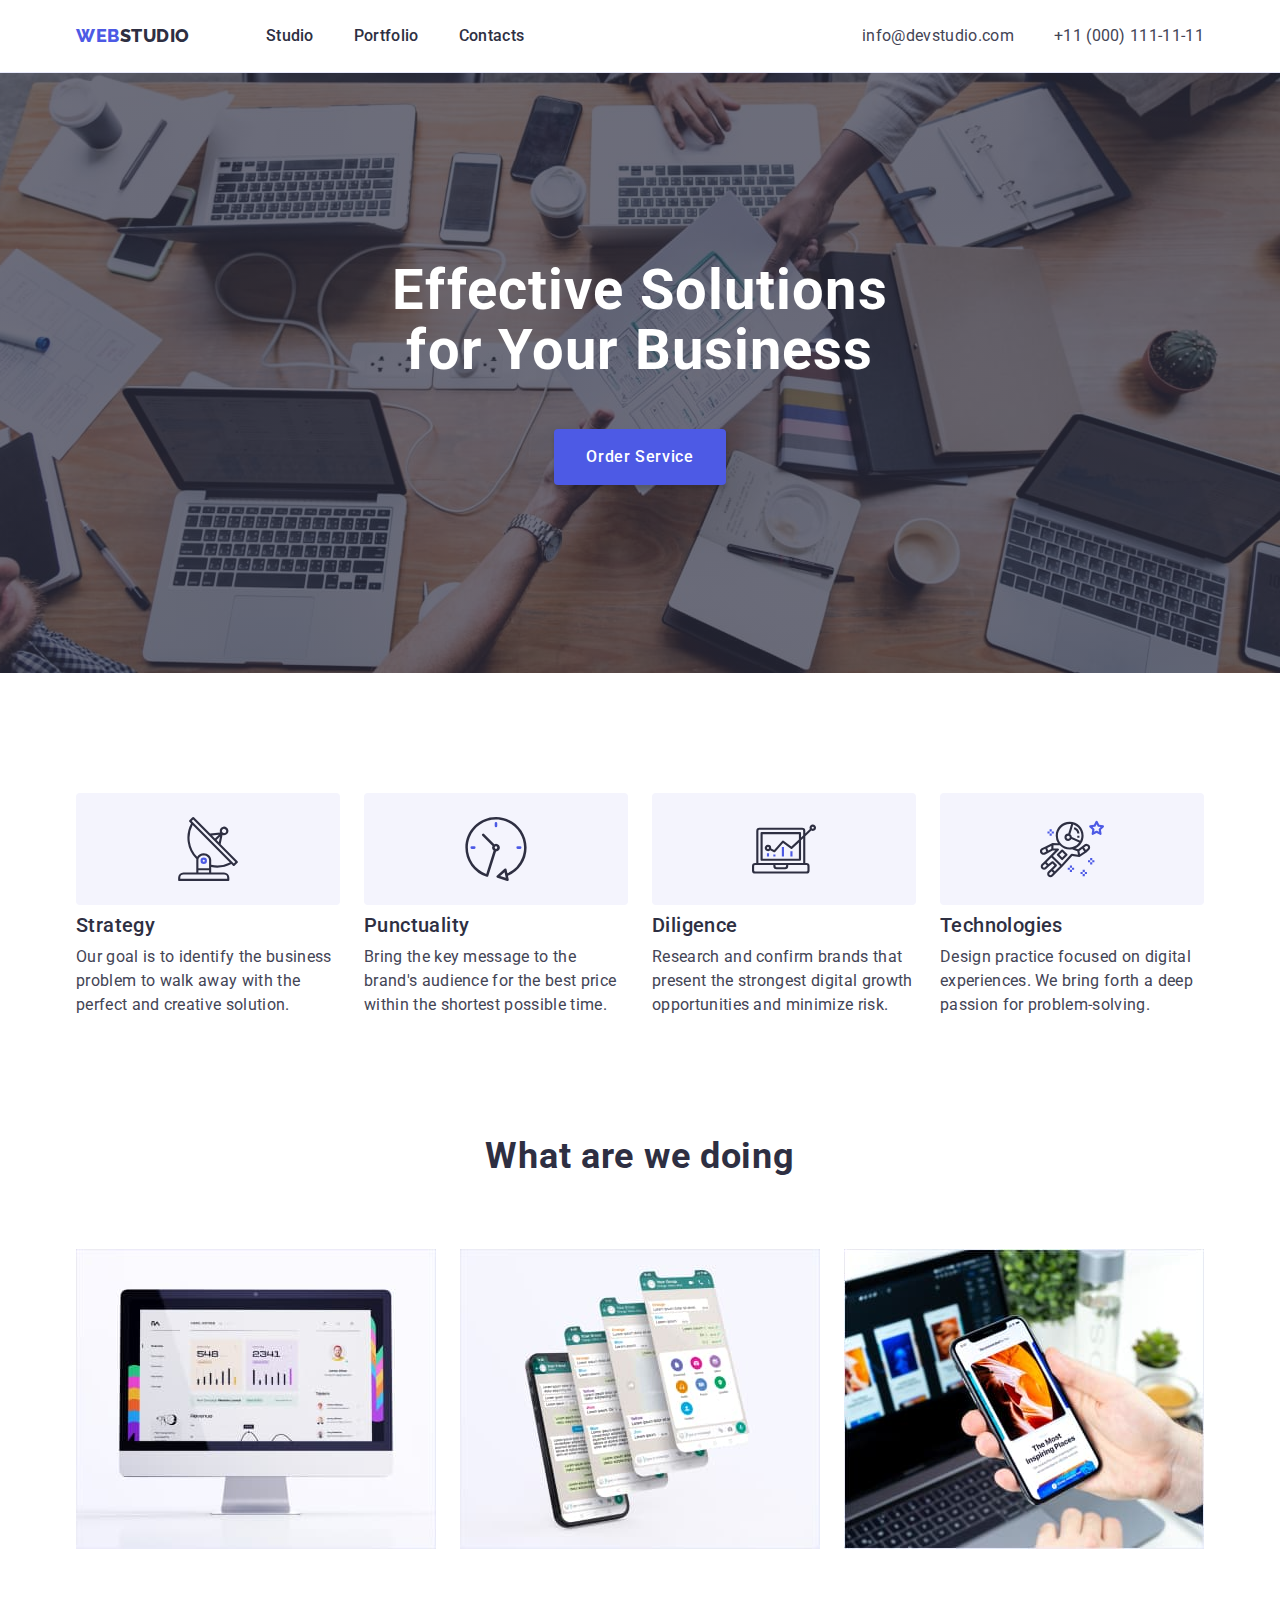
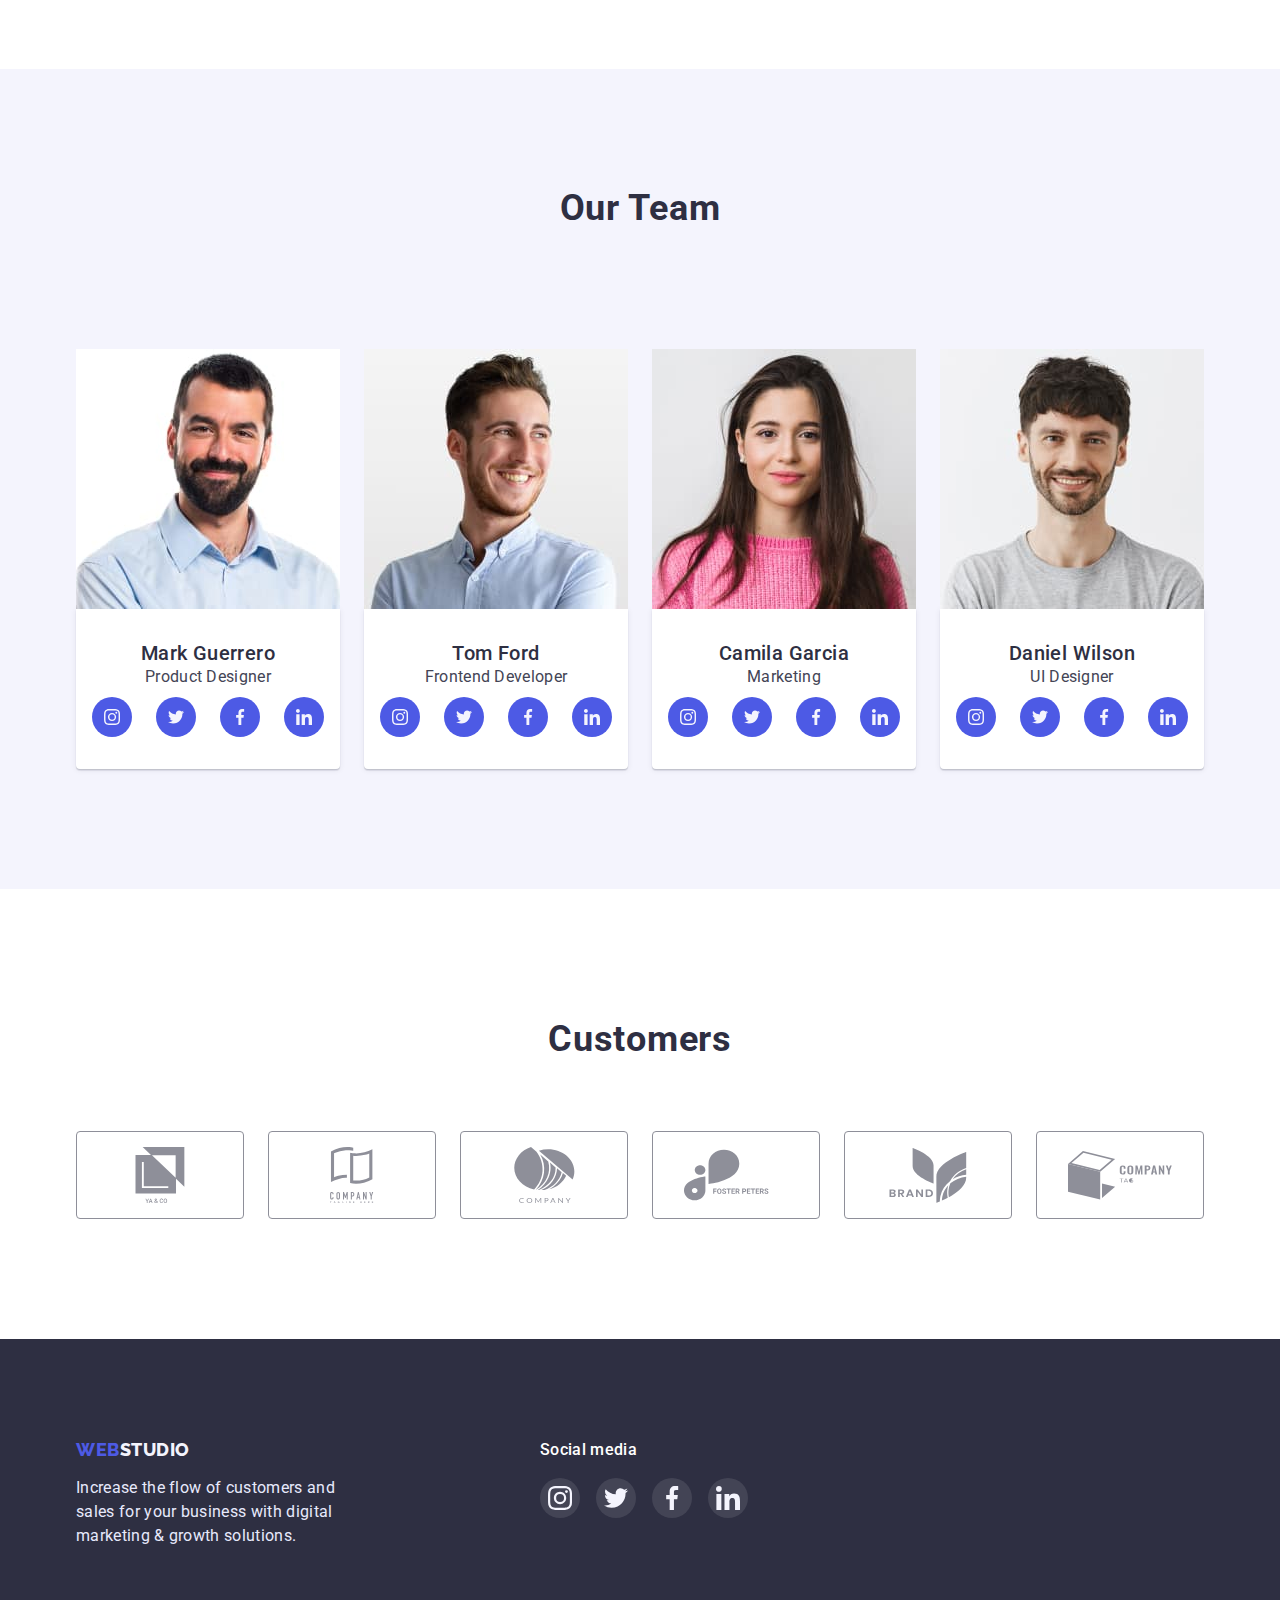
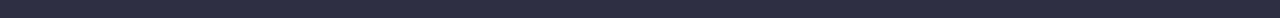
<file: index.html>
<!DOCTYPE html>
<html lang="en">
  <head>
    <meta charset="UTF-8" />
    <meta http-equiv="X-UA-Compatible" content="IE=edge" />
    <meta name="viewport" content="width=device-width, initial-scale=1.0" />
    <title>Webstudio</title>
    <link rel="preconnect" href="https://fonts.googleapis.com" />
    <link rel="preconnect" href="https://fonts.gstatic.com" crossorigin />
    <link
      href="https://fonts.googleapis.com/css2?family=Raleway:wght@800&family=Roboto:wght@400;500;700&display=swap"
      rel="stylesheet"
    />
    <link
      rel="stylesheet"
      href="https://cdnjs.cloudflare.com/ajax/libs/modern-normalize/1.1.0/modern-normalize.min.css"
    />
    <link rel="stylesheet" href="./css/style.css" />
  </head>
  <body>
    <header class="header">
      <div class="container main-nav">
        <nav class="header-nav">
          <a class="header-logo link" href="./index.html"
            ><span class="header-logo-web">WEB</span
            ><span class="header-logo-studio">STUDIO</span>
          </a>
          <ul class="header-list list">
            <li class="header-item">
              <a href="./index.html" class="header-link link">Studio</a>
            </li>
            <li class="header-item">
              <a href="./portfolio.html" class="header-link link">Portfolio</a>
            </li>
            <li class="header-item">
              <a href="" class="header-link link">Contacts</a>
            </li>
          </ul>
        </nav>

        <address class="header-address">
          <ul class="header-address-list list">
            <li class="header-address-item">
              <a href="mailto:info@devstudio.com" class="header-mail link"
                >info@devstudio.com</a
              >
            </li>
            <li class="header-address-item">
              <a href="tel:+110001111111" class="header-tel link"
                >+11 (000) 111-11-11</a
              >
            </li>
          </ul>
        </address>
      </div>
    </header>

    <main>
      <!-- Hero section -->
      <section class="hero">
        <div class="container">
          <h1 class="hero-title">
            Effective Solutions <br />
            for Your Business
          </h1>
          <button class="hero-btn" type="button">Order Service</button>
        </div>
      </section>
      <!-- /Hero section -->

      <!-- Our advanteges -->
      <section class="our-advanteges">
        <div class="container">
          <h2 class="visually-hidden">Our advanteges</h2>
          <ul class="our-advanteges-list list">
            <li class="our-advanteges-item strategy-icon">
              <div class="our-advanteges-logo">
                <svg class="our-advantages-icon">
                  <use href="./images/icons.svg#antenna"></use>
                </svg>
              </div>
              <h3 class="list-subtitle-our-advanteges">Strategy</h3>
              <p class="list-text-our-advanteges">
                Our goal is to identify the business problem to walk away with
                the perfect and creative solution.
              </p>
            </li>
            <li class="our-advanteges-item punctuality-icon">
              <div class="our-advanteges-logo">
                <svg class="our-advantages-icon">
                  <use href="./images/icons.svg#clock"></use>
                </svg>
              </div>
              <h3 class="list-subtitle-our-advanteges">Punctuality</h3>
              <p class="list-text-our-advanteges">
                Bring the key message to the brand's audience for the best price
                within the shortest possible time.
              </p>
            </li>
            <li class="our-advanteges-item diligence-icon">
              <div class="our-advanteges-logo">
                <svg class="our-advantages-icon">
                  <use href="./images/icons.svg#diagram"></use>
                </svg>
              </div>
              <h3 class="list-subtitle-our-advanteges">Diligence</h3>
              <p class="list-text-our-advanteges">
                Research and confirm brands that present the strongest digital
                growth opportunities and minimize risk.
              </p>
            </li>
            <li class="our-advanteges-item technologies-icon">
              <div class="our-advanteges-logo">
                <svg class="our-advantages-icon">
                  <use href="./images/icons.svg#astronaut"></use>
                </svg>
              </div>
              <h3 class="list-subtitle-our-advanteges">Technologies</h3>
              <p class="list-text-our-advanteges">
                Design practice focused on digital experiences. We bring forth a
                deep passion for problem-solving.
              </p>
            </li>
          </ul>
        </div>
      </section>
      <!-- /Our advanteges -->

      <!-- What are we doing -->
      <section class="what-are-we-doing">
        <div class="container">
          <h2 class="subtitle-what-are-we-doing">What are we doing</h2>
          <ul class="list-what-are-we-doing list">
            <li class="item-what-are-we-doing">
              <img
                src="./images/project-1.jpg"
                alt="site"
                width="360"
                height="300"
              />
            </li>
            <li class="item-what-are-we-doing">
              <img
                src="./images/project-2.jpg"
                alt="messenger"
                width="360"
                height="300"
              />
            </li>
            <li class="item-what-are-we-doing">
              <img
                src="./images/project-3.jpg"
                alt="application"
                width="360"
                height="300"
              />
            </li>
          </ul>
        </div>
      </section>
      <!-- /What are we doing -->

      <!-- Team -->
      <section class="team">
        <div class="container">
          <h2 class="subtitle-team">Our Team</h2>
          <ul class="list-team list">
            <li class="item-team">
              <img
                src="./images/mark.jpg"
                alt="member of a team"
                width="264"
                height="260"
              />
              <div class="text-team">
                <h3 class="subtitle-team-list">Mark Guerrero</h3>
                <p class="text-list-team">Product Designer</p>

                <ul class="team-social-list list">
                  <li class="team-social-item">
                    <a href="" class="team-social-link">
                      <svg class="team-social-icon">
                        <use href="./images/icons.svg#instagram"></use>
                      </svg>
                    </a>
                  </li>
                  <li class="team-social-item">
                    <a href="" class="team-social-link">
                      <svg class="team-social-icon">
                        <use href="./images/icons.svg#twitter"></use>
                      </svg>
                    </a>
                  </li>
                  <li class="team-social-item">
                    <a href="" class="team-social-link">
                      <svg class="team-social-icon">
                        <use href="./images/icons.svg#facebook"></use>
                      </svg>
                    </a>
                  </li>
                  <li class="team-social-item">
                    <a href="" class="team-social-link">
                      <svg class="team-social-icon">
                        <use href="./images/icons.svg#linkedin"></use>
                      </svg>
                    </a>
                  </li>
                </ul>
              </div>
            </li>
            <li class="item-team">
              <img
                src="./images/tom.jpg"
                alt="member of a team"
                width="264"
                height="260"
              />
              <div class="text-team">
                <h3 class="subtitle-team-list">Tom Ford</h3>
                <p class="text-list-team">Frontend Developer</p>
                <ul class="team-social-list list">
                  <li class="team-social-item">
                    <a href="" class="team-social-link">
                      <svg class="team-social-icon">
                        <use href="./images/icons.svg#instagram"></use>
                      </svg>
                    </a>
                  </li>
                  <li class="team-social-item">
                    <a href="" class="team-social-link">
                      <svg class="team-social-icon">
                        <use href="./images/icons.svg#twitter"></use>
                      </svg>
                    </a>
                  </li>
                  <li class="team-social-item">
                    <a href="" class="team-social-link">
                      <svg class="team-social-icon">
                        <use href="./images/icons.svg#facebook"></use>
                      </svg>
                    </a>
                  </li>
                  <li class="team-social-item">
                    <a href="" class="team-social-link">
                      <svg class="team-social-icon">
                        <use href="./images/icons.svg#linkedin"></use>
                      </svg>
                    </a>
                  </li>
                </ul>
              </div>
            </li>
            <li class="item-team">
              <img
                src="./images/camila.jpg"
                alt="member of a team"
                width="264"
                height="260"
              />
              <div class="text-team">
                <h3 class="subtitle-team-list">Camila Garcia</h3>
                <p class="text-list-team">Marketing</p>
                <ul class="team-social-list list">
                  <li class="team-social-item">
                    <a href="" class="team-social-link">
                      <svg class="team-social-icon">
                        <use href="./images/icons.svg#instagram"></use>
                      </svg>
                    </a>
                  </li>
                  <li class="team-social-item">
                    <a href="" class="team-social-link">
                      <svg class="team-social-icon">
                        <use href="./images/icons.svg#twitter"></use>
                      </svg>
                    </a>
                  </li>
                  <li class="team-social-item">
                    <a href="" class="team-social-link">
                      <svg class="team-social-icon">
                        <use href="./images/icons.svg#facebook"></use>
                      </svg>
                    </a>
                  </li>
                  <li class="team-social-item">
                    <a href="" class="team-social-link">
                      <svg class="team-social-icon">
                        <use href="./images/icons.svg#linkedin"></use>
                      </svg>
                    </a>
                  </li>
                </ul>
              </div>
            </li>
            <li class="item-team">
              <img
                src="./images/daniel.jpg"
                alt="member of a team"
                width="264"
                height="260"
              />
              <div class="text-team">
                <h3 class="subtitle-team-list">Daniel Wilson</h3>
                <p class="text-list-team">UI Designer</p>
                <ul class="team-social-list list">
                  <li class="team-social-item">
                    <a href="" class="team-social-link">
                      <svg class="team-social-icon">
                        <use href="./images/icons.svg#instagram"></use>
                      </svg>
                    </a>
                  </li>
                  <li class="team-social-item">
                    <a href="" class="team-social-link">
                      <svg class="team-social-icon">
                        <use href="./images/icons.svg#twitter"></use>
                      </svg>
                    </a>
                  </li>
                  <li class="team-social-item">
                    <a href="" class="team-social-link">
                      <svg class="team-social-icon">
                        <use href="./images/icons.svg#facebook"></use>
                      </svg>
                    </a>
                  </li>
                  <li class="team-social-item">
                    <a href="" class="team-social-link">
                      <svg class="team-social-icon">
                        <use href="./images/icons.svg#linkedin"></use>
                      </svg>
                    </a>
                  </li>
                </ul>
              </div>
            </li>
          </ul>
        </div>
      </section>
      <!-- /Team -->

      <!-- Customers -->
      <section class="customers">
        <div class="container">
          <h2 class="title-customers">Customers</h2>
          <ul class="customers-list list">
            <li class="customers-item">
              <a href="" class="customers-link">
                <svg class="customers-icon">
                  <use href="./images/icons.svg#group"></use>
                </svg>
              </a>
            </li>
            <li class="customers-item">
              <a href="" class="customers-link">
                <svg class="customers-icon">
                  <use href="./images/icons.svg#group1"></use>
                </svg>
              </a>
            </li>
            <li class="customers-item">
              <a href="" class="customers-link">
                <svg class="customers-icon">
                  <use href="./images/icons.svg#group2"></use>
                </svg>
              </a>
            </li>
            <li class="customers-item">
              <a href="" class="customers-link">
                <svg class="customers-icon">
                  <use href="./images/icons.svg#group3"></use>
                </svg>
              </a>
            </li>
            <li class="customers-item">
              <a href="" class="customers-link">
                <svg class="customers-icon">
                  <use href="./images/icons.svg#group4"></use>
                </svg>
              </a>
            </li>
            <li class="customers-item">
              <a href="" class="customers-link">
                <svg class="customers-icon">
                  <use href="./images/icons.svg#group5"></use>
                </svg>
              </a>
            </li>
          </ul>
        </div>
      </section>
      <!-- /Customers -->
    </main>

    <footer class="footer">
      <div class="footer-first container">
        <a class="footer-logo link" href="./index.html"
          ><span class="footer-logo-web">WEB</span
          ><span class="footer-logo-studio">STUDIO</span>
        </a>
        <p class="footer-text">
          Increase the flow of customers and <br />
          sales for your business with digital <br />
          marketing & growth solutions.
        </p>
      </div>
      <div class="social-footer">
        <p class="social-footer-text">Social media</p>
        <ul class="social-footer-list list">
          <li class="social-footer-item">
            <a href="" class="social-footer-link">
              <svg class="social-footer-icon">
                <use href="./images/icons.svg#instagram"></use>
              </svg>
            </a>
          </li>
          <li class="social-footer-item">
            <a href="" class="social-footer-link">
              <svg class="social-footer-icon">
                <use href="./images/icons.svg#twitter"></use>
              </svg>
            </a>
          </li>
          <li class="social-footer-item">
            <a href="" class="social-footer-link">
              <svg class="social-footer-icon">
                <use href="./images/icons.svg#facebook"></use>
              </svg>
            </a>
          </li>
          <li class="social-footer-item">
            <a href="" class="social-footer-link">
              <svg class="social-footer-icon">
                <use href="./images/icons.svg#linkedin"></use>
              </svg>
            </a>
          </li>
        </ul>
      </div>
    </footer>
  </body>
</html>
</file>
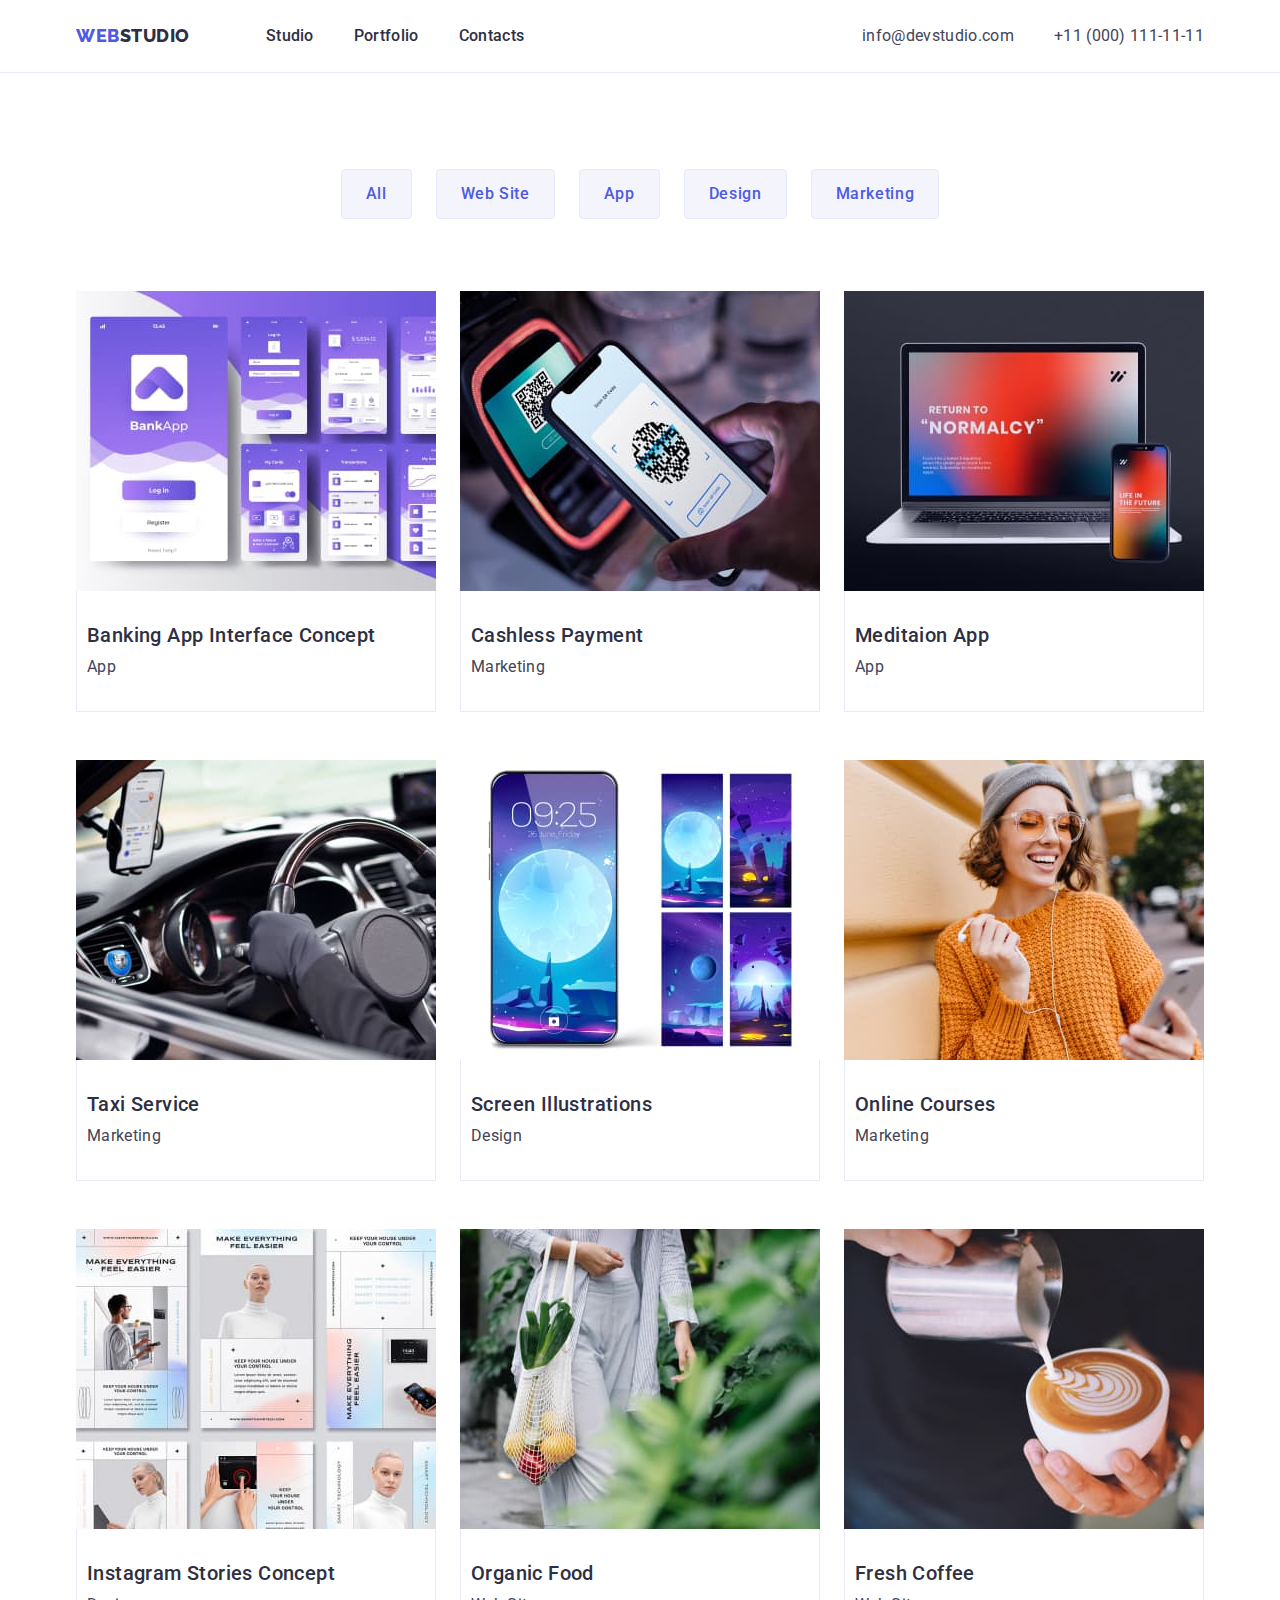
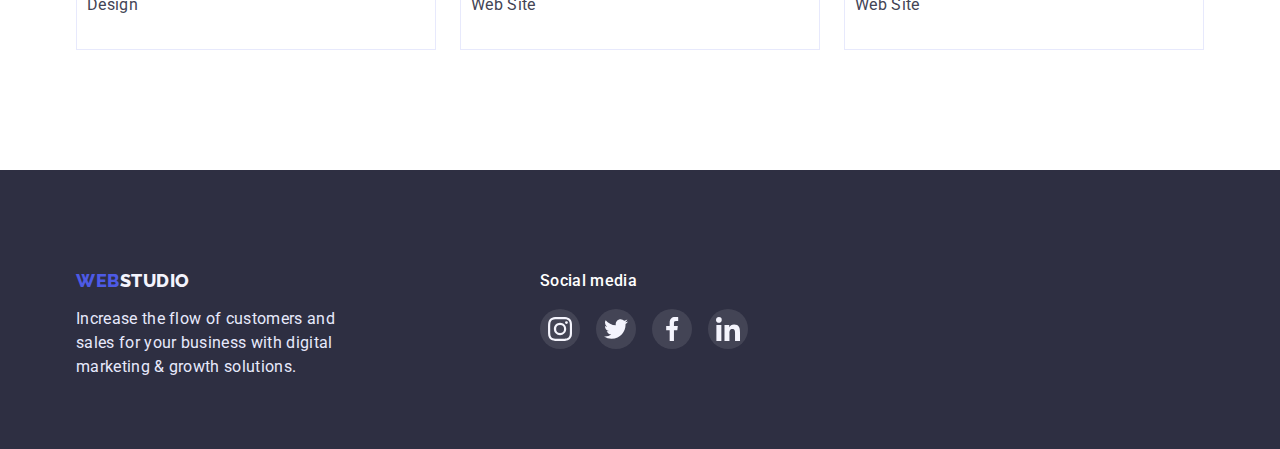
<file: portfolio.html>
<!DOCTYPE html>
<html lang="en">
  <head>
    <meta charset="UTF-8" />
    <meta http-equiv="X-UA-Compatible" content="IE=edge" />
    <meta name="viewport" content="width=device-width, initial-scale=1.0" />
    <title>Webstudio</title>
    <link rel="preconnect" href="https://fonts.googleapis.com" />
    <link rel="preconnect" href="https://fonts.gstatic.com" crossorigin />
    <link
      href="https://fonts.googleapis.com/css2?family=Raleway:wght@800&family=Roboto:wght@400;500;700&display=swap"
      rel="stylesheet"
    />
    <link
      rel="stylesheet"
      href="https://cdnjs.cloudflare.com/ajax/libs/modern-normalize/1.1.0/modern-normalize.min.css"
    />
    <link rel="stylesheet" href="./css/style.css" />
  </head>

  <body>
    <header class="header">
      <div class="container main-nav">
        <nav class="header-nav">
          <a class="header-logo link" href="./index.html"
            ><span class="header-logo-web">WEB</span
            ><span class="header-logo-studio">STUDIO</span>
          </a>
          <ul class="header-list list">
            <li class="header-item">
              <a href="" class="header-link link">Studio</a>
            </li>
            <li class="header-item">
              <a href="" class="header-link link">Portfolio</a>
            </li>
            <li class="header-item">
              <a href="" class="header-link link">Contacts</a>
            </li>
          </ul>
        </nav>

        <address class="header-address">
          <ul class="header-address-list list">
            <li class="header-address-item">
              <a href="mailto:info@devstudio.com" class="header-mail link"
                >info@devstudio.com</a
              >
            </li>
            <li class="header-address-item">
              <a href="tel:+110001111111" class="header-tel link"
                >+11 (000) 111-11-11</a
              >
            </li>
          </ul>
        </address>
      </div>
    </header>

    <main>
      <!-- Portfolio -->
      <section class="portfolio">
        <div class="container">
          <h1 class="portfolio-title visually-hidden">Portfolio</h1>
          <ul class="portfolio-list list">
            <li class="portfolio-item-list">
              <button class="portfolio-button" type="button">All</button>
            </li>
            <li class="portfolio-item-list">
              <button class="portfolio-button" type="button">Web Site</button>
            </li>
            <li class="portfolio-item-list">
              <button class="portfolio-button" type="button">App</button>
            </li>
            <li class="portfolio-item-list">
              <button class="portfolio-button" type="button">Design</button>
            </li>
            <li class="portfolio-item-list">
              <button class="portfolio-button" type="button">Marketing</button>
            </li>
          </ul>

          <ul class="portfolio-examples-list list">
            <li class="portfolio-examples-item">
              <a class="portfolio-link link" href="#">
                <img
                  src="./images/bank-app.jpg"
                  alt="work examples"
                  width="360px"
                  height="300px"
                />
                <div class="portfolio-text">
                  <h2 class="portfolio-item-subtitles">
                    Banking App Interface Concept
                  </h2>
                  <p class="portfolio-item-text">App</p>
                </div>
              </a>
            </li>
            <li class="portfolio-examples-item">
              <a class="portfolio-link link" href="#">
                <img
                  src="./images/cashless-payment.jpg"
                  alt="work examples"
                  width="360px"
                  height="300px"
                />
                <div class="portfolio-text">
                  <h2 class="portfolio-item-subtitles">Cashless Payment</h2>
                  <p class="portfolio-item-text">Marketing</p>
                </div>
              </a>
            </li>
            <li class="portfolio-examples-item">
              <a class="portfolio-link link" href="#">
                <img
                  src="./images/meditaion-app.jpg"
                  alt="work examples"
                  width="360px"
                  height="300px"
                />
                <div class="portfolio-text">
                  <h2 class="portfolio-item-subtitles">Meditaion App</h2>
                  <p class="portfolio-item-text">App</p>
                </div>
              </a>
            </li>
            <li class="portfolio-examples-item">
              <a class="portfolio-link link" href="#">
                <img
                  src="./images/taxi-service.jpg"
                  alt="work examples"
                  width="360px"
                  height="300px"
                />
                <div class="portfolio-text">
                  <h2 class="portfolio-item-subtitles">Taxi Service</h2>
                  <p class="portfolio-item-text">Marketing</p>
                </div>
              </a>
            </li>
            <li class="portfolio-examples-item">
              <a class="portfolio-link link" href="#">
                <img
                  src="./images/screen-illustration.jpg"
                  alt="work examples"
                  width="360px"
                  height="300px"
                />
                <div class="portfolio-text">
                  <h2 class="portfolio-item-subtitles">Screen Illustrations</h2>
                  <p class="portfolio-item-text">Design</p>
                </div>
              </a>
            </li>
            <li class="portfolio-examples-item">
              <a class="portfolio-link link" href="#">
                <img
                  src="./images/online-courses.jpg"
                  alt="work examples"
                  width="360px"
                  height="300px"
                />
                <div class="portfolio-text">
                  <h2 class="portfolio-item-subtitles">Online Courses</h2>
                  <p class="portfolio-item-text">Marketing</p>
                </div>
              </a>
            </li>
            <li class="portfolio-examples-item">
              <a class="portfolio-link link" href="#">
                <img
                  src="./images/instagram-stories.jpg"
                  alt="work examples"
                  width="360px"
                  height="300px"
                />
                <div class="portfolio-text">
                  <h2 class="portfolio-item-subtitles">
                    Instagram Stories Concept
                  </h2>
                  <p class="portfolio-item-text">Design</p>
                </div>
              </a>
            </li>
            <li class="portfolio-examples-item">
              <a class="portfolio-link link" href="#">
                <img
                  src="./images/organic-food.jpg"
                  alt="work examples"
                  width="360px"
                  height="300px"
                />
                <div class="portfolio-text">
                  <h2 class="portfolio-item-subtitles">Organic Food</h2>
                  <p class="portfolio-item-text">Web Site</p>
                </div>
              </a>
            </li>
            <li class="portfolio-examples-item">
              <a class="portfolio-link link" href="#">
                <img
                  src="./images/fresh-coffee.jpg"
                  alt="work examples"
                  width="360px"
                  height="300px"
                />
                <div class="portfolio-text">
                  <h2 class="portfolio-item-subtitles">Fresh Coffee</h2>
                  <p class="portfolio-item-text">Web Site</p>
                </div>
              </a>
            </li>
          </ul>
        </div>
      </section>
      <!-- /Row3 -->
    </main>

    <footer class="footer">
      <div class="footer-first container">
        <a class="footer-logo link" href="./index.html"
          ><span class="footer-logo-web">WEB</span
          ><span class="footer-logo-studio">STUDIO</span>
        </a>
        <p class="footer-text">
          Increase the flow of customers and <br />
          sales for your business with digital <br />
          marketing & growth solutions.
        </p>
      </div>
      <div class="social-footer">
        <p class="social-footer-text">Social media</p>
        <ul class="social-footer-list list">
          <li class="social-footer-item">
            <a href="" class="social-footer-link">
              <svg class="social-footer-icon">
                <use href="./images/icons.svg#instagram"></use>
              </svg>
            </a>
          </li>
          <li class="social-footer-item">
            <a href="" class="social-footer-link">
              <svg class="social-footer-icon">
                <use href="./images/icons.svg#twitter"></use>
              </svg>
            </a>
          </li>
          <li class="social-footer-item">
            <a href="" class="social-footer-link">
              <svg class="social-footer-icon">
                <use href="./images/icons.svg#facebook"></use>
              </svg>
            </a>
          </li>
          <li class="social-footer-item">
            <a href="" class="social-footer-link">
              <svg class="social-footer-icon">
                <use href="./images/icons.svg#linkedin"></use>
              </svg>
            </a>
          </li>
        </ul>
      </div>
    </footer>
  </body>
</html>
</file>
<file: css/style.css>
:root {
  --text-color: #434455;
  --title-nav-text-color: #2e2f42;
  --btn-text-hover-focus: #404bbf;
  --btn-text-normal: #4d5ae5;
}

body {
  font-family: 'Roboto', sans-serif;
  background-color: white;
  font-size: 16px;
  color: #2e2f42;
}

.list {
  list-style: none;
  padding: 0;
  margin: 0;
}

.link {
  text-decoration: none;
}
.visually-hidden {
  position: absolute;
  width: 1px;
  height: 1px;
  margin: -1px;
  border: 0;
  padding: 0;
  white-space: nowrap;
  clip-path: inset(100%);
  clip: rect(0 0 0 0);
  overflow: hidden;
}

img {
  display: block;
  width: 100%;
  height: auto;
}

/* Header */

.header {
  border-bottom: 1px solid #e7e9fc;
}

.header-nav {
  display: flex;
  align-items: center;
  margin-right: auto;
}
.container {
  margin-left: auto;
  margin-right: auto;
  width: 1158px;
  padding-left: 15px;
  padding-right: 15px;
}

.main-nav {
  display: flex;
}

h1,
h2,
h3,
h4,
p,
ul {
  margin: 0;
  padding: 0;
}

.header-logo {
  font-family: 'Raleway';
  font-style: normal;
  font-weight: 800;
  font-size: 18px;
  line-height: 1.33;
  letter-spacing: 0.03em;

  padding-top: 24px;
  padding-bottom: 24px;
}
.header-logo-web {
  color: #4d5ae5;
}
.header-logo-studio {
  color: #2e2f42;
}
.header-list {
  display: flex;
  margin-left: 76px;
}
.header-item + .header-item {
  margin-left: 40px;
}

.header-link {
  font-weight: 500;
  font-size: 16px;
  line-height: 1.5;
  letter-spacing: 0.02em;
  color: var(--title-nav-text-color);

  padding-top: 24px;
  padding-bottom: 24px;
  display: block;
}

.header-link:hover,
.header-link:focus {
  color: var(--btn-text-hover-focus);
}

.header-address {
}
.header-address-list {
  display: flex;
}
.header-address-item + .header-address-item {
  margin-left: 40px;
}

.header-tel,
.header-mail {
  font-style: normal;
  font-weight: 400;
  font-size: 16px;
  line-height: 1.5;
  letter-spacing: 0.02em;
  color: var(--text-color);

  padding-top: 24px;
  padding-bottom: 24px;
  display: block;
}
.header-tel:hover,
.header-mail:hover {
  color: var(--btn-text-hover-focus);
}
.header-tel:focus,
.header-mail:focus {
  color: var(--btn-text-hover-focus);
}

/* Hero */
.hero {
  text-align: center;
  padding-top: 188px;
  padding-bottom: 188px;

  background-image: linear-gradient(
      rgba(46, 47, 66, 0.7),
      rgba(46, 47, 66, 0.7)
    ),
    url('../images/people-office.jpg');

  max-width: 1440px;
  height: 600px;
  margin-left: auto;
  margin-right: auto;
  background-repeat: no-repeat;
  background-position: center;
  background-size: cover;
}

.hero-title {
  margin-bottom: 0px;
  margin-top: 0px;
  font-weight: 700;
  font-size: 56px;
  line-height: 1.07;
  letter-spacing: 0.02em;
  color: #ffffff;
}
.hero-btn {
  margin-top: 48px;
  font-family: 'Roboto';
  font-style: normal;
  font-weight: 500;
  font-size: 16px;
  line-height: 1.5;
  letter-spacing: 0.04em;
  color: #ffffff;
  background: var(--btn-text-normal);
  box-shadow: 0px 4px 4px rgba(0, 0, 0, 0.15);
  border-radius: 4px;
  padding: 16px 32px;
  gap: 10px;
  border: transparent;
}
.hero-btn:hover,
.hero-btn:focus {
  background: var(--btn-text-hover-focus);
  box-shadow: 0px 4px 4px rgba(0, 0, 0, 0.15);
  border-radius: 4px;
}

/* Our advanteges */
.our-advanteges {
  padding-top: 120px;
  padding-bottom: 120px;
}
.our-advanteges-list {
  display: flex;
  gap: 24px;
}
.our-advanteges-item {
  width: 264px;
}

.our-advanteges-logo {
  width: 264px;
  height: 112px;
  background: #f4f4fd;
  border-radius: 4px;
  display: flex;
  align-items: center;
  justify-content: center;
}
.our-advantages-icon {
  width: 64px;
  height: 64px;
}

.list-subtitle-our-advanteges {
  font-weight: 500;
  font-size: 20px;
  line-height: 1.2;
  letter-spacing: 0.02em;
  color: var(--title-nav-text-color);
  margin-top: 8px;
  margin-bottom: 8px;
}
.list-text-our-advanteges {
  font-weight: 400;
  font-size: 16px;
  line-height: 1.5;
  letter-spacing: 0.02em;
  color: var(--text-color);
  margin-top: 0px;
  margin-bottom: 0px;
}

/* What are we doing */
.what-are-we-doing {
  padding-bottom: 120px;
}
.subtitle-what-are-we-doing {
  font-weight: 700;
  font-size: 36px;
  line-height: 1.11;
  letter-spacing: 0.02em;
  color: var(--title-nav-text-color);
  margin-bottom: 72px;
  text-align: center;
}
.list-what-are-we-doing {
  display: flex;
  gap: 24px;
}
.item-what-are-we-doing {
}

/* Team */
.team {
  background: #f4f4fd;
  padding-top: 120px;
  padding-bottom: 120px;
}

.subtitle-team {
  text-align: center;
  margin-bottom: 120px;
  font-weight: 700;
  font-size: 36px;
  line-height: 1.11;
  letter-spacing: 0.02em;
  color: var(--title-nav-text-color);
}
.list-team {
  display: flex;
  gap: 24px;
}
.item-team {
  text-align: center;
}
.subtitle-team-list {
  font-weight: 500;
  font-size: 20px;
  line-height: 1.2;
  letter-spacing: 0.02em;
  color: var(--title-nav-text-color);
}
.text-list-team {
  font-weight: 400;
  font-size: 16px;
  line-height: 1.5;
  letter-spacing: 0.02em;
  color: var(--text-color);
  margin-bottom: 8px;
}

.text-team {
  background-color: white;
  padding: 32px 16px;
  box-shadow: 0px 1px 6px rgba(46, 47, 66, 0.08),
    0px 1px 1px rgba(46, 47, 66, 0.16), 0px 2px 1px rgba(46, 47, 66, 0.08);
  border-radius: 0px 0px 4px 4px;
}

.team-social-list {
  display: flex;
  justify-content: center;
  align-items: center;
  gap: 24px;
}
.team-social-item {
  width: 40px;
  height: 40px;
}
.team-social-link {
  display: flex;
  justify-content: center;
  align-items: center;
  width: 100%;
  height: 100%;
  border-radius: 50%;
  background-color: var(--btn-text-normal);
}

.team-social-link:hover {
  background-color: var(--btn-text-hover-focus);
}

.team-social-icon {
  width: 16px;
  height: 16px;
}

/* customers */
.customers {
  padding-top: 130px;
  padding-bottom: 120px;
}
.title-customers {
  font-weight: 700;
  font-size: 36px;
  line-height: 40px;
  text-align: center;
  letter-spacing: 0.02em;
  text-transform: capitalize;
  margin-bottom: 72px;
}
.customers-list {
  display: flex;
  gap: 24px;
}

.customers-item {
  /* display: block; */
  width: 168px;
  height: 88px;
}

.customers-link {
  display: flex;
  justify-content: center;
  align-items: center;
  width: 100%;
  height: 100%;
  border: 1px solid #8e8f99;
  border-radius: 4px;
}
.customers-icon {
  width: 104px;
  height: 56px;
  fill: #8e8f99;
}

.customers-icon:hover,
.customers-icon:focus,
.customers-link:hover,
.customers-link:focus {
  fill: var(--btn-text-hover-focus);
  border-color: var(--btn-text-hover-focus);
}

/* Footer */
.footer {
  background: #2e2f42;
  padding-top: 100px;
  padding-bottom: 100px;
  max-width: 1440px;
  margin-left: auto;
  margin-right: auto;
  background-position: center;
}
.footer-first {
}

.footer-logo {
  font-family: 'Raleway';
  font-style: normal;
  font-weight: 800;
  font-size: 18px;
  line-height: 1.17;
  letter-spacing: 0.03em;
}
.footer-logo-web {
  color: #4d5ae5;
}
.footer-logo-studio {
  color: #f4f4fd;
}
.footer-text {
  margin-top: 16px;
  font-weight: 400;
  font-size: 16px;
  line-height: 1.5;
  letter-spacing: 0.02em;
  color: #e7e9fc;
}

.social-footer {
  margin-left: 540px;
  margin-top: -110px;
}

.social-footer-text {
  font-weight: 500;
  font-size: 16px;
  line-height: 24px;
  letter-spacing: 0.02em;
  color: #ffffff;
  margin-bottom: 16px;
}

.social-footer-list {
  display: flex;
  gap: 16px;
}
.social-footer-item {
  width: 40px;
  height: 40px;
}
.social-footer-link {
  display: flex;
  justify-content: center;
  align-items: center;
  width: 100%;
  height: 100%;
  border-radius: 50%;
  background-color: rgba(255, 255, 255, 0.1);
}

.social-footer-link:hover,
.social-footer-link:focus {
  background-color: #31d0aa;
}

.social-footer-icon {
  width: 24px;
  height: 24px;
}

/* Portfolio */
.portfolio-title {
}
.portfolio {
  padding-top: 96px;
  padding-bottom: 120px;
}
.portfolio-list {
  display: flex;
  gap: 24px;
  justify-content: center;
  margin-bottom: 72px;
}
.portfolio-item-list {
}
.portfolio-button {
  font-family: inherit;
  background: #f4f4fd;
  font-weight: 500;
  font-size: 16px;
  line-height: 1.5;
  letter-spacing: 0.04em;
  color: #4d5ae5;

  box-sizing: border-box;
  display: flex;
  flex-direction: row;
  justify-content: center;
  align-items: center;
  padding: 12px 24px;
  background: #f4f4fd;
  border: 1px solid #e7e9fc;
  border-radius: 4px;
  flex: none;
  order: 2;
  flex-grow: 0;
}
.portfolio-button:hover,
.portfolio-button:focus {
  background: var(--btn-text-hover-focus);
  font-weight: 500;
  font-size: 16px;
  line-height: 1.5;
  letter-spacing: 0.04em;
  color: #ffffff;

  display: flex;
  flex-direction: row;
  align-items: flex-start;
  padding: 12px 24px;
  box-shadow: 0px 3px 1px rgba(0, 0, 0, 0.1), 0px 2px 1px rgba(0, 0, 0, 0.08),
    0px 2px 2px rgba(0, 0, 0, 0.12);
  border-radius: 4px;
  flex: none;
  order: 0;
  flex-grow: 0;
  border-color: transparent;
}

.portfolio-examples-list {
  display: flex;
  flex-wrap: wrap;
  row-gap: 48px;
  column-gap: 24px;
}
.portfolio-examples-item {
}
.portfolio-item-subtitles {
  font-weight: 500;
  font-size: 20px;
  line-height: 1.2;
  letter-spacing: 0.02em;
  color: var(--title-nav-text-color);

  margin-bottom: 8px;
}
.portfolio-item-text {
  font-weight: 400;
  font-size: 16px;
  line-height: 1.5;
  letter-spacing: 0.02em;
  color: var(--text-color);
}

.portfolio-text {
  background: #ffffff;
  border: 1px solid #e7e9fc;
  padding: 32px 0 32px 10px;
  border-top: none;
}
.portfolio-examples-item:hover,
.portfolio-examples-item:focus {
  box-shadow: 0px 1px 6px rgba(46, 47, 66, 0.08),
    0px 1px 1px rgba(46, 47, 66, 0.16), 0px 2px 1px rgba(46, 47, 66, 0.08);
}

.portfolio-link {
}
</file>
